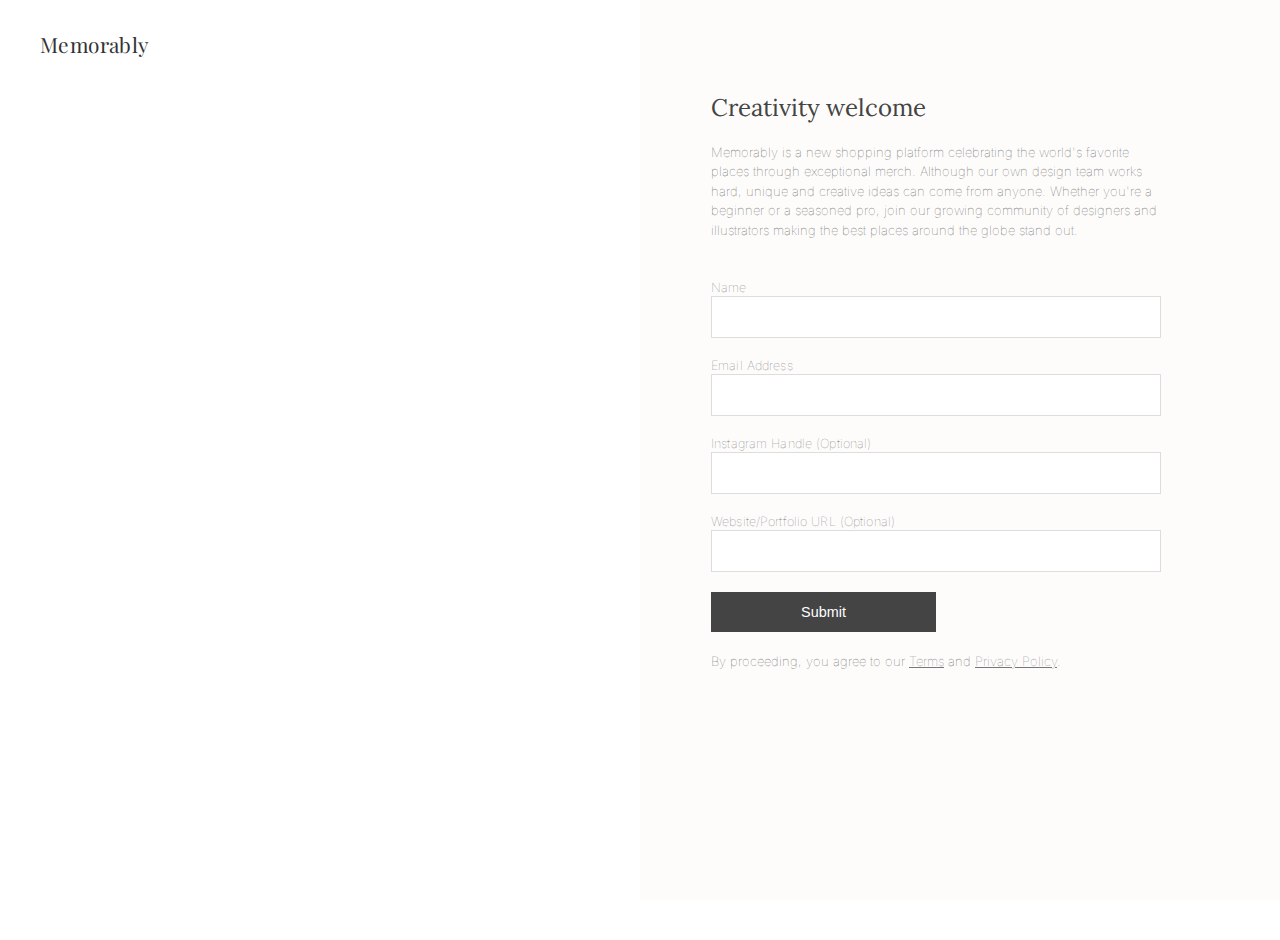
<file: design.html>
<!DOCTYPE html>
<html lang="en">
<head>
    <meta charset="UTF-8">
    <meta name="viewport" content="width=device-width, initial-scale=1.0">
    <title>Memorably | Design</title>
    <link rel="stylesheet" href="https://cdnjs.cloudflare.com/ajax/libs/font-awesome/6.0.0-beta3/css/all.min.css">
    <style>
        @import url('https://fonts.googleapis.com/css2?family=Inter:wght@400&family=Lora:wght@400&display=swap');
        @import url('https://fonts.googleapis.com/css2?family=Playfair+Display:wght@400&display=swap');

.fade-in {
    opacity: 0;
    transition: opacity .8s ease-in;
}

.fade-in.show {
    opacity: 1;
}

* {
    margin: 0;
    padding: 0;
    box-sizing: border-box;
}

body, html {
    height: 100%;
    font-family: 'Inter', sans-serif;
    overflow-x: hidden;
    overflow-y: auto;
}

.split-screen {
    display: flex;
    height: 100vh;
    overflow: hidden;
    position: relative;
}

.left-half {
    flex-basis: 50%;
    background-image: url('https://via.placeholder.com/900x1200');
    background-size: cover;
    background-position: center;
    position: relative;
}

.logo-title {
    position: absolute;
    top: 30px;
    left: 40px;
    font-family: 'Playfair Display', serif;
    font-size: 1.3em;
    color: #333;
    font-weight: 200;
    letter-spacing: .02em;
    z-index: 1000;
}

.logo-title a {
    text-decoration: none;
    color: inherit;
}

.right-half {
    flex-basis: 50%;
    background-color: #FDFCFB;
    overflow-y: auto;
    padding: 72px 100px 72px 52px;
    box-sizing: border-box;
}

.content {
    max-width: 450px;
    margin: 20px auto;
}

.content h1 {
    font-size: 1.5em;
    font-family: 'Lora', serif;
    color: #444;
    margin-bottom: 20px;
    font-weight: 100;
}

.content p {
    font-size: .81em;
    color: #555;
    margin-bottom: 40px;
    line-height: 1.5;
    font-weight: 100;
}

.apply-form {
    background-color: transparent;
    padding: 0px;
    border-radius: 0px;
}

.apply-form label {
    display: block;
    font-size: .79em;
    margin-bottom: 1px;
    color: #777;
    letter-spacing: .01em;
    font-weight: 100;
}

.apply-form input::placeholder,
.apply-form textarea::placeholder {
    color: #ccc;
}

.apply-form input[type="text"],
.apply-form input[type="email"],
.apply-form textarea {
    width: 100%;
    padding: 10px;
    margin-bottom: 20px;
    border: 1px solid #ddd;
    border-radius: 0px;
    font-size: .9em;
    height: 42px;
    resize: none;
    outline: none;
}

.apply-form input[type="text"]:focus,
.apply-form input[type="email"]:focus,
.apply-form textarea:focus {
    border-color: black;
}

.back-button {
    display: none;
}

.submit-button {
    background-color: #444;
    color: white;
    padding: 12px 24px;
    border: none;
    border-radius: 0px;
    cursor: pointer;
    font-size: .9em;
    width: 100%;
}

.submit-button:hover {
    background-color: black;
}

.form-buttons {
    display: flex;
    justify-content: flex-start;
    margin-bottom: 20px;
}

@media (min-width: 769px) {
    .submit-button {
        width: 50%;
        margin-right: 0;
    }

    .back-button {
        display: none;
    }
}

.terms-text {
    color: #999;
    font-size: .8em;
    margin-top: 20px;
    line-height: 1.4;
    font-weight: 100;
    text-align: left;
    width: 100%;
}

.terms-text a {
    color: #777;
    text-decoration: underline;
}

.terms-text a:hover {
    text-decoration: none;
}

@media (max-width: 768px) {
    body, html {
        overflow-x: hidden;
        overflow-y: auto;
        height: auto;
    }

    .apply-form input[type="text"],
    .apply-form input[type="email"],
    .apply-form input[type="submit"],
    .submit-button,
    .back-button {
        font-size: 16px;
        padding: 8px 10px;
        margin-bottom: 15px;
        height: auto;
    }

    .submit-button,
    .back-button { 
        margin-bottom: 0px;
    }
    
    .split-screen {
        flex-direction: column;
        height: auto;
    }

    .left-half {
        display: none;
    }

    .logo-title {
        top: 20px;
        left: 20px;
        font-size: 1.2em;
        position: absolute;
    }

    .right-half {
        padding: 80px 20px;
        flex-basis: 100%;
        overflow: visible;
    }

    .right-half .apply-form {
        margin-bottom: 10px;
    }

    .form-buttons {
        display: none;
    }

    .back-button {
        display: inline-block;
        background-color: transparent;
        color: #444;
        border: 1px solid #444;
        cursor: pointer;
        transition: background-color 0.1s ease;
        width: 48%;
        font-size: .9em;
        padding: 12px 24px;
        border-radius: 0px;
        font-weight: 300;
    }

    .back-button:hover {
        background-color: black;
        color: white;
        border-color: black;
    }

    .submit-button {
        width: 48%;
        padding: 12px;
        font-size: .9em;
        font-weight: 300;
    }

    .terms-text {
        margin-top: 7px;
        font-size: .7em;
        font-weight: 300;
    }

    .sticky-footer {
        position: fixed;
        bottom: 0;
        left: 0;
        width: 100%;
        background-color: white;
        display: flex;
        justify-content: space-between;
        padding: 20px 20px;
        z-index: 100;
        box-shadow: 0 0 2px rgba(0, 0, 0, 0.07);
    }

    .right-half {
        overflow-y: scroll;
    }
}

    </style>
</head>
<body>
    <div class="fade-in">
        <div class="split-screen">
            <!-- Logo title moved here -->
            <div class="logo-title">
                <a href="https://chasermcc.github.io">Memorably</a>
            </div>
            <div class="left-half">
            </div>
            <div class="right-half">
                <div class="content">
                    <h1>Creativity welcome</h1>
                    <p>Memorably is a new shopping platform celebrating the world's favorite places through exceptional merch. Although our own design team works hard, unique and creative ideas can come from anyone. Whether you're a beginner or a seasoned pro, join our growing community of designers and illustrators making the best places around the globe stand out.</p>
                    <div class="apply-form">
                        <form id="designerApplicationForm">
                            <label for="name">Name</label>
                            <input type="text" id="name" name="name" required>
                            <label for="email">Email Address</label>
                            <input type="email" id="email" name="email" required>
                            <label for="portfolio">Instagram Handle (Optional)</label>
                            <input type="text" id="portfolio" name="portfolio">
                            <label for="message">Website/Portfolio URL (Optional)</label>
                            <input type="text" id="experience" name="experience">    
                            
                            <div class="form-buttons">
                                <button type="submit" class="submit-button">Submit</button>
                            </div>
                        </form>

                        <p class="terms-text">
                            By proceeding, you agree to our 
                            <a href="terms-of-service.html" target="_blank">Terms</a> and 
                            <a href="privacy-policy.html" target="_blank">Privacy Policy</a>.
                        </p>
                    </div>
                </div>
            </div>
        </div>
    </div>

    <div class="sticky-footer">
        <button type="button" class="back-button" onclick="window.location.href='https://chasermcc.github.io'">Back</button>
        <button type="submit" class="submit-button" form="designerApplicationForm">Submit</button>
    </div>

    <script>
        document.addEventListener("DOMContentLoaded", function() {
            const fadeInContainer = document.querySelector('.fade-in');
            setTimeout(() => {
                fadeInContainer.classList.add('show');
            }, 200);
        });
    </script>
</body>
</html>
</file>
